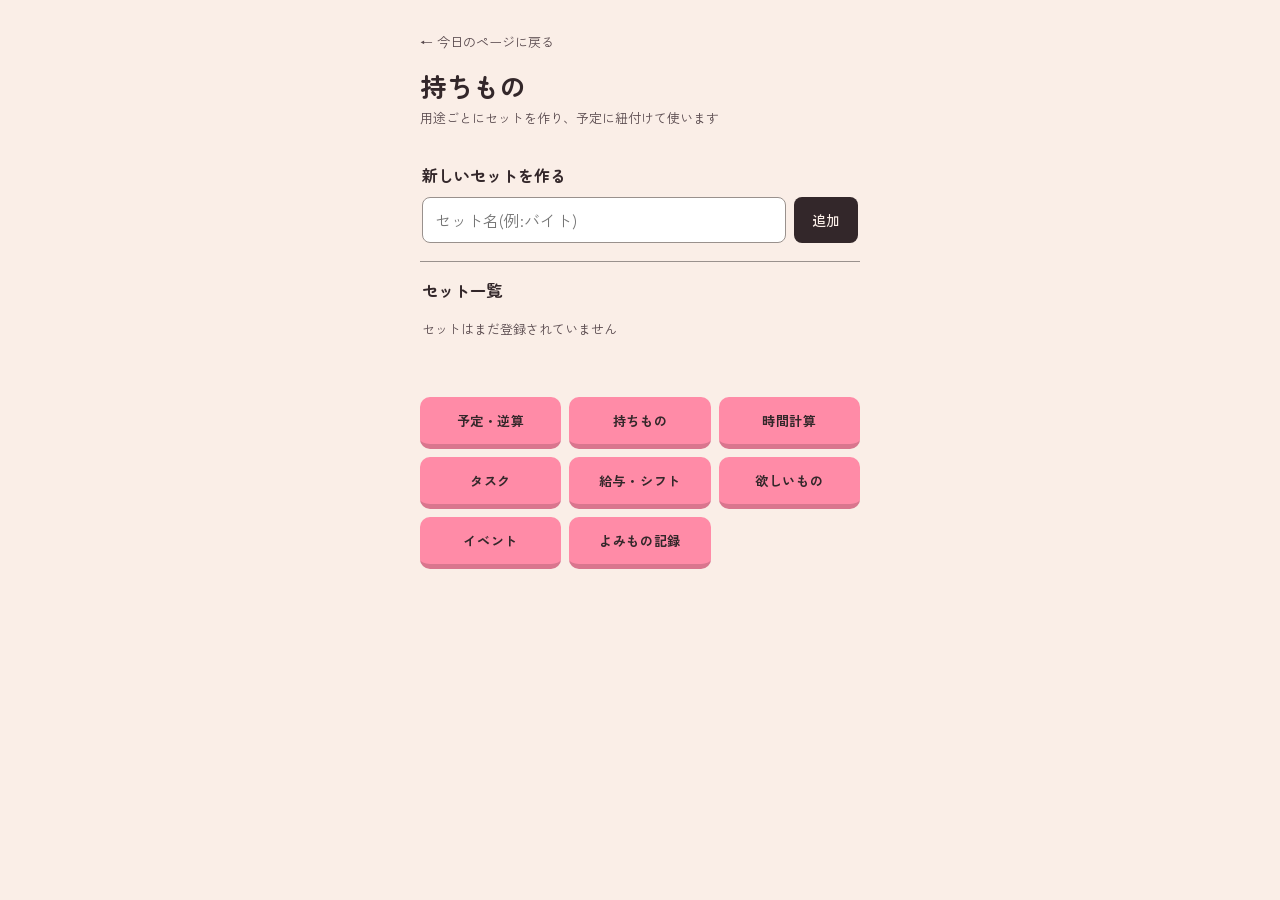
<file: belongings.html>
<!doctype html>
<html lang="ja">
<head>
  <meta charset="UTF-8" />
  <meta name="viewport" content="width=device-width, initial-scale=1, maximum-scale=1, user-scalable=no, viewport-fit=cover" />
  <title>持ちもの</title>
  <link rel="stylesheet" href="./style.css" />
  <link rel="manifest" href="./manifest.json" />
  <link rel="apple-touch-icon" href="./icons/icon-192.png" />
  <link rel="icon" type="image/png" sizes="192x192" href="./icons/icon-192.png" />
  <meta name="theme-color" content="#faf8f3" />
</head>
<body>
  <div class="lm-page">
    <a class="lm-back-link" href="./index.html">← 今日のページに戻る</a>
    <h1 class="lm-date-header">持ちもの</h1>
    <p class="lm-sub-header">用途ごとにセットを作り、予定に紐付けて使います</p>

    <section class="lm-section" style="border-top:none;">
      <div class="lm-section-title">新しいセットを作る</div>
      <form id="set-form" style="display:flex; gap:8px;">
        <input id="f-set-name" placeholder="セット名(例:バイト)" style="flex:1; min-width:0; font-family:var(--font-body); font-size:16px; padding:10px 12px; border:1px solid var(--paper-line); border-radius:8px;" required />
        <button type="submit" class="lm-btn">追加</button>
      </form>
    </section>

    <section class="lm-section">
      <div class="lm-section-title">セット一覧</div>
      <div id="set-list"></div>
    </section>

    <div id="nav-container"></div>
  </div>

  <script src="./app.js"></script>
  <script src="./belongings.js"></script>
</body>
</html>
</file>
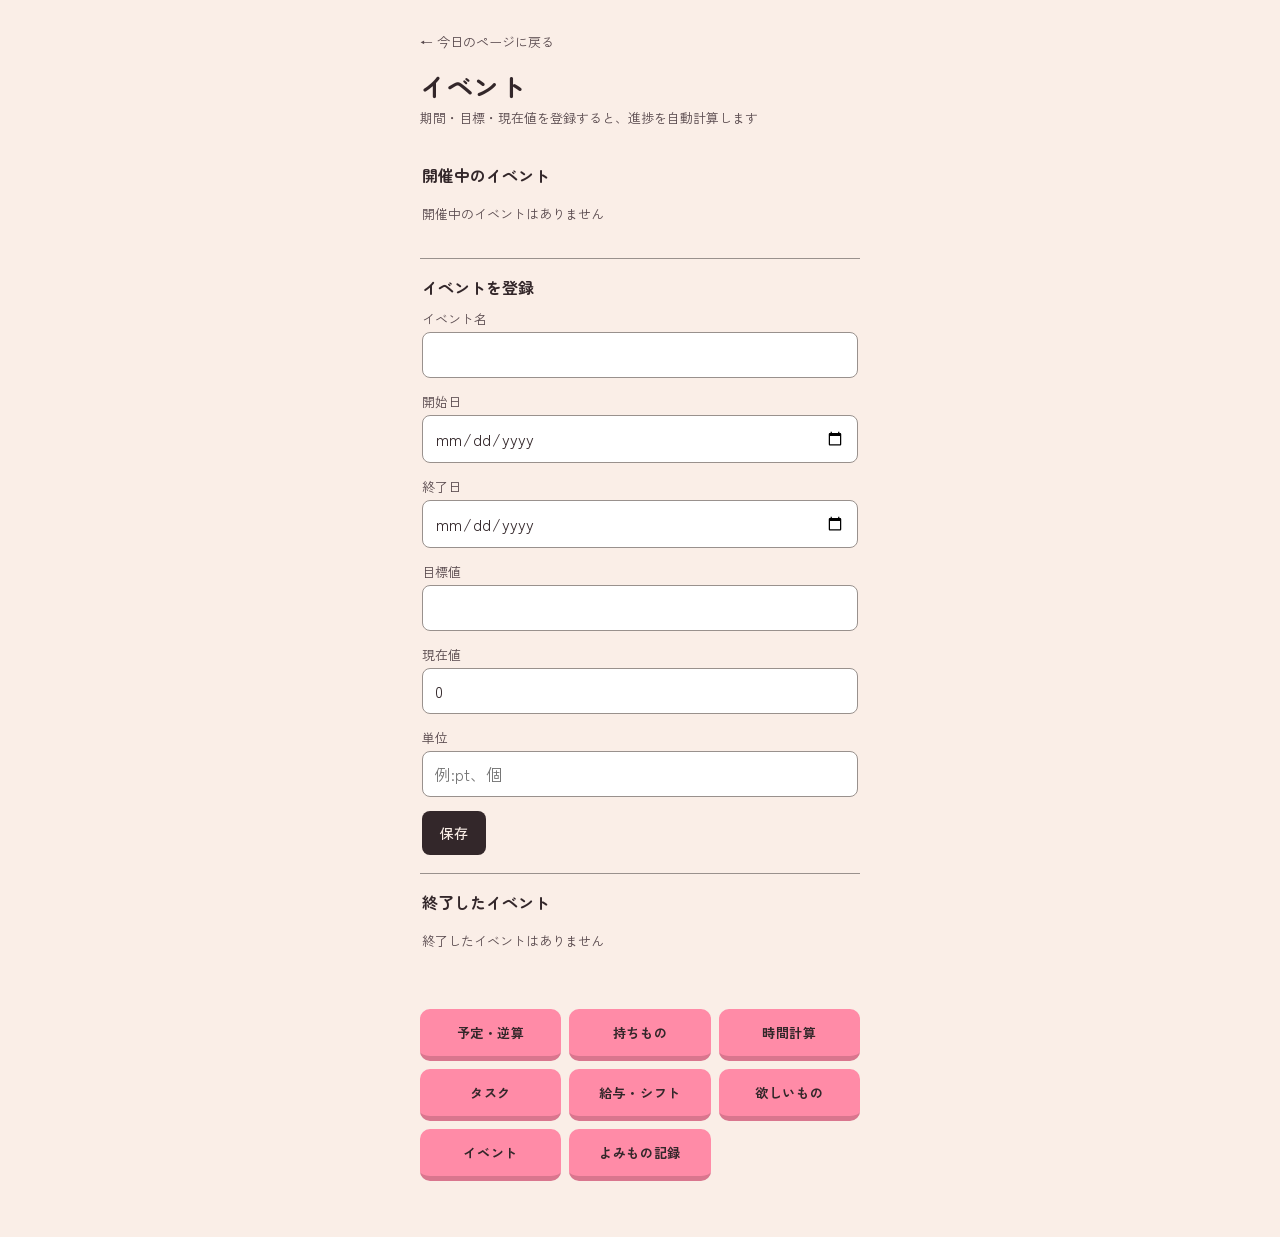
<file: event.html>
<!doctype html>
<html lang="ja">
<head>
  <meta charset="UTF-8" />
  <meta name="viewport" content="width=device-width, initial-scale=1, maximum-scale=1, user-scalable=no, viewport-fit=cover" />
  <title>イベント</title>
  <link rel="stylesheet" href="./style.css" />
  <link rel="manifest" href="./manifest.json" />
  <link rel="apple-touch-icon" href="./icons/icon-192.png" />
  <link rel="icon" type="image/png" sizes="192x192" href="./icons/icon-192.png" />
  <meta name="theme-color" content="#faf8f3" />
</head>
<body>
  <div class="lm-page">
    <a class="lm-back-link" href="./index.html">← 今日のページに戻る</a>
    <h1 class="lm-date-header">イベント</h1>
    <p class="lm-sub-header">期間・目標・現在値を登録すると、進捗を自動計算します</p>

    <section class="lm-section" style="border-top:none;">
      <div class="lm-section-title">開催中のイベント</div>
      <div id="ongoing-list"></div>
    </section>

    <section class="lm-section">
      <div class="lm-section-title" id="form-title">イベントを登録</div>
      <form id="event-form">
        <div class="lm-field">
          <label for="f-name">イベント名</label>
          <input id="f-name" required />
        </div>
        <div class="lm-field">
          <label for="f-start">開始日</label>
          <input id="f-start" type="date" required />
        </div>
        <div class="lm-field">
          <label for="f-end">終了日</label>
          <input id="f-end" type="date" required />
        </div>
        <div class="lm-field">
          <label for="f-target">目標値</label>
          <input id="f-target" type="number" inputmode="numeric" pattern="[0-9]*" min="0" required />
        </div>
        <div class="lm-field">
          <label for="f-current">現在値</label>
          <input id="f-current" type="number" inputmode="numeric" pattern="[0-9]*" min="0" value="0" />
        </div>
        <div class="lm-field">
          <label for="f-unit">単位</label>
          <input id="f-unit" placeholder="例:pt、個" />
        </div>
        <div style="display:flex; gap:8px;">
          <button type="submit" class="lm-btn">保存</button>
          <button type="button" id="cancel-edit" class="lm-btn secondary" style="display:none;">キャンセル</button>
        </div>
      </form>
    </section>

    <section class="lm-section">
      <div class="lm-section-title">終了したイベント</div>
      <div id="ended-list"></div>
    </section>

    <div id="nav-container"></div>
  </div>

  <script src="./app.js"></script>
  <script src="./event.js"></script>
</body>
</html>
</file>
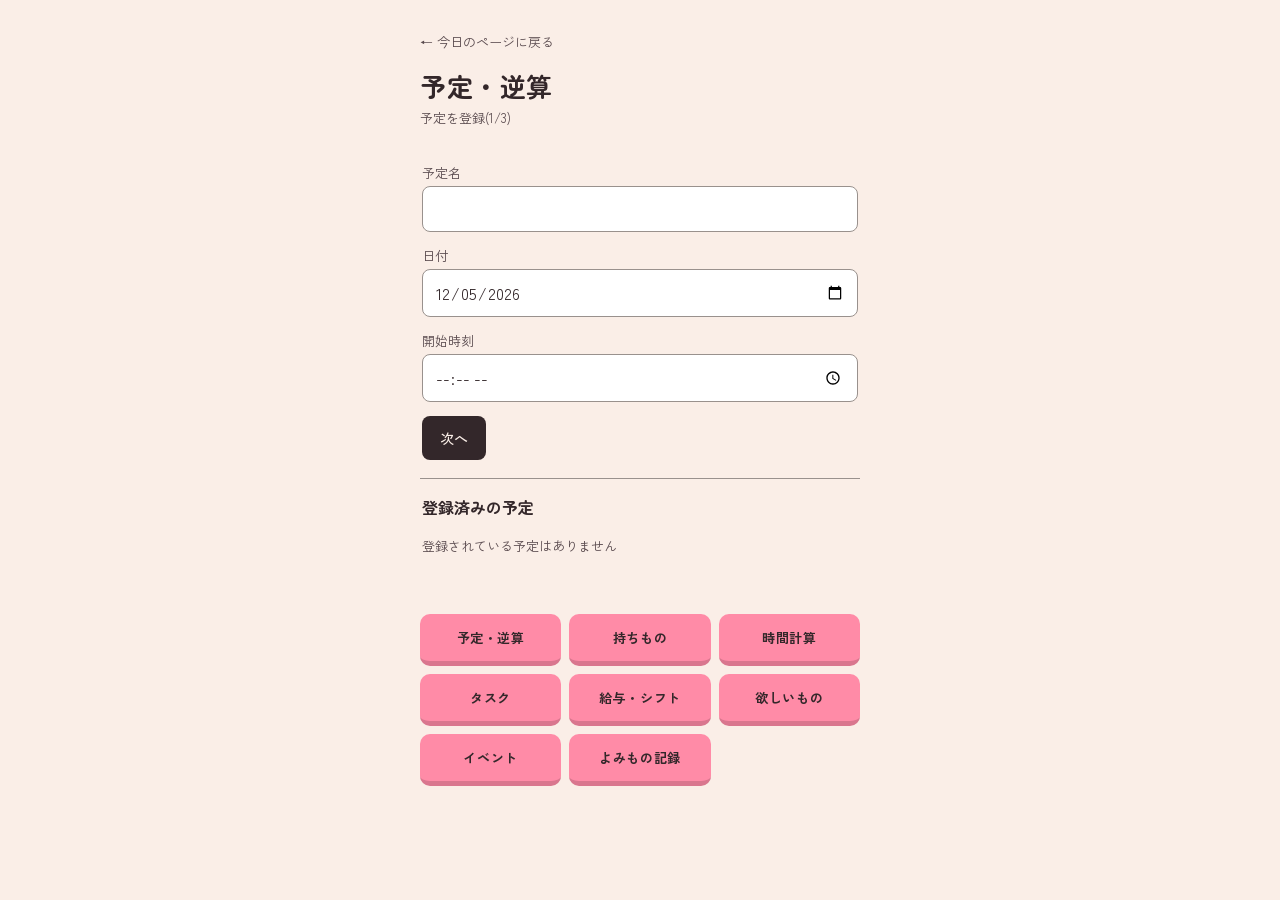
<file: schedule.html>
<!doctype html>
<html lang="ja">
<head>
  <meta charset="UTF-8" />
  <meta name="viewport" content="width=device-width, initial-scale=1, maximum-scale=1, user-scalable=no, viewport-fit=cover" />
  <title>予定・逆算</title>
  <link rel="stylesheet" href="./style.css" />
  <link rel="manifest" href="./manifest.json" />
  <link rel="apple-touch-icon" href="./icons/icon-192.png" />
  <link rel="icon" type="image/png" sizes="192x192" href="./icons/icon-192.png" />
  <meta name="theme-color" content="#faf8f3" />
</head>
<body>
  <div class="lm-page">
    <a class="lm-back-link" href="./index.html">← 今日のページに戻る</a>
    <h1 class="lm-date-header">予定・逆算</h1>
    <p class="lm-sub-header" id="form-title">予定を登録(<span id="step-indicator">1</span>/3)</p>
    <button type="button" id="cancel-edit" class="lm-btn secondary" style="display:none; margin-bottom:12px;">編集をキャンセル</button>

    <section class="lm-section" style="border-top:none;">
      <form id="schedule-form">
        <!-- 1段階目 -->
        <div class="lm-step" data-step="1">
          <div class="lm-field">
            <label for="f-name">予定名</label>
            <input id="f-name" required />
          </div>
          <div class="lm-field">
            <label for="f-date">日付</label>
            <input id="f-date" type="date" required />
          </div>
          <div class="lm-field">
            <label for="f-start">開始時刻</label>
            <input id="f-start" type="time" required />
          </div>
          <div style="display:flex; gap:8px;">
            <button type="button" class="lm-btn" data-next="2">次へ</button>
          </div>
        </div>

        <!-- 2段階目 -->
        <div class="lm-step" data-step="2" style="display:none;">
          <div class="lm-field">
            <label for="f-place">場所</label>
            <input id="f-place" />
          </div>
          <div class="lm-field">
            <label for="f-travel">移動時間(分)</label>
            <input id="f-travel" type="number" inputmode="numeric" pattern="[0-9]*" min="0" value="0" />
          </div>
          <div class="lm-field">
            <label for="f-prep">準備時間(分)</label>
            <input id="f-prep" type="number" inputmode="numeric" pattern="[0-9]*" min="0" value="0" />
          </div>
          <div class="lm-field">
            <label for="f-arrive">何分前に到着したいか</label>
            <input id="f-arrive" type="number" inputmode="numeric" pattern="[0-9]*" min="0" value="0" />
          </div>
          <div id="calc-preview" class="lm-empty"></div>
          <div style="display:flex; gap:8px; margin-top:12px; flex-wrap:wrap;">
            <button type="button" class="lm-btn secondary" data-back="1">戻る</button>
            <button type="button" class="lm-btn secondary" data-skip-save="1">スキップして保存</button>
            <button type="button" class="lm-btn" data-next="3">次へ</button>
          </div>
        </div>

        <!-- 3段階目(任意) -->
        <div class="lm-step" data-step="3" style="display:none;">
          <div class="lm-field">
            <label>持ちものセット(任意・複数選択可)</label>
            <div id="f-belonging-list" class="lm-check-list"></div>
          </div>
          <div class="lm-field">
            <label for="f-memo">メモ(任意)</label>
            <textarea id="f-memo" rows="2"></textarea>
          </div>
          <div style="display:flex; gap:8px;">
            <button type="button" class="lm-btn secondary" data-back="2">戻る</button>
            <button type="submit" class="lm-btn">保存</button>
          </div>
        </div>
      </form>
    </section>

    <section class="lm-section">
      <div class="lm-section-title">登録済みの予定</div>
      <div id="schedule-list"></div>
    </section>

    <div id="nav-container"></div>
  </div>

  <script src="./app.js"></script>
  <script src="./schedule.js"></script>
</body>
</html>
</file>
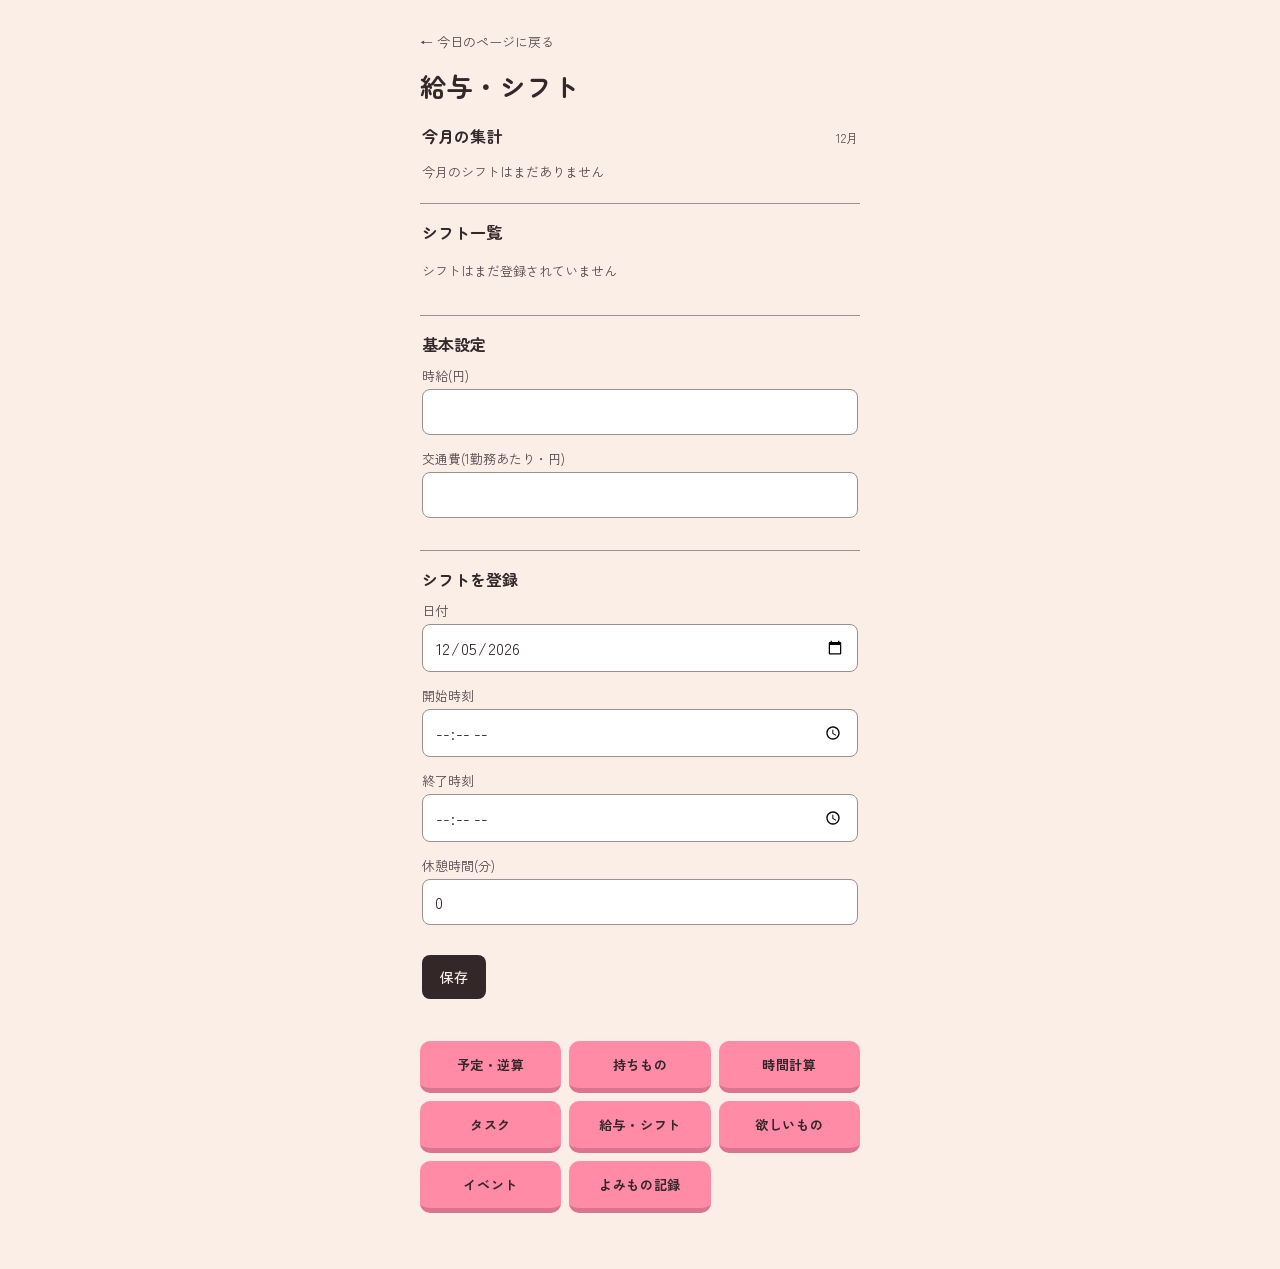
<file: shift.html>
<!doctype html>
<html lang="ja">
<head>
  <meta charset="UTF-8" />
  <meta name="viewport" content="width=device-width, initial-scale=1, maximum-scale=1, user-scalable=no, viewport-fit=cover" />
  <title>給与・シフト</title>
  <link rel="stylesheet" href="./style.css" />
  <link rel="manifest" href="./manifest.json" />
  <link rel="apple-touch-icon" href="./icons/icon-192.png" />
  <link rel="icon" type="image/png" sizes="192x192" href="./icons/icon-192.png" />
  <meta name="theme-color" content="#faf8f3" />
</head>
<body>
  <div class="lm-page">
    <a class="lm-back-link" href="./index.html">← 今日のページに戻る</a>
    <h1 class="lm-date-header">給与・シフト</h1>

    <section class="lm-section" style="border-top:none;">
      <div class="lm-section-title">
        今月の集計
        <span class="lm-count" id="month-label"></span>
      </div>
      <div id="month-summary" class="lm-shift-box"></div>
    </section>

    <section class="lm-section">
      <div class="lm-section-title">シフト一覧</div>
      <div id="shift-list"></div>
    </section>

    <section class="lm-section">
      <div class="lm-section-title">基本設定</div>
      <div class="lm-field">
        <label for="f-wage">時給(円)</label>
        <input id="f-wage" type="number" inputmode="numeric" pattern="[0-9]*" min="0" />
      </div>
      <div class="lm-field">
        <label for="f-transport">交通費(1勤務あたり・円)</label>
        <input id="f-transport" type="number" inputmode="numeric" pattern="[0-9]*" min="0" />
      </div>
    </section>

    <section class="lm-section">
      <div class="lm-section-title">シフトを登録</div>
      <form id="shift-form">
        <div class="lm-field">
          <label for="f-date">日付</label>
          <input id="f-date" type="date" required />
        </div>
        <div class="lm-field">
          <label for="f-start">開始時刻</label>
          <input id="f-start" type="time" required />
        </div>
        <div class="lm-field">
          <label for="f-end">終了時刻</label>
          <input id="f-end" type="time" required />
        </div>
        <div class="lm-field">
          <label for="f-break">休憩時間(分)</label>
          <input id="f-break" type="number" inputmode="numeric" pattern="[0-9]*" min="0" value="0" />
        </div>
        <div id="calc-preview" class="lm-empty"></div>
        <button type="submit" class="lm-btn" style="margin-top:8px;">保存</button>
      </form>
    </section>

    <div id="nav-container"></div>
  </div>

  <script src="./app.js"></script>
  <script src="./shift.js"></script>
</body>
</html>
</file>
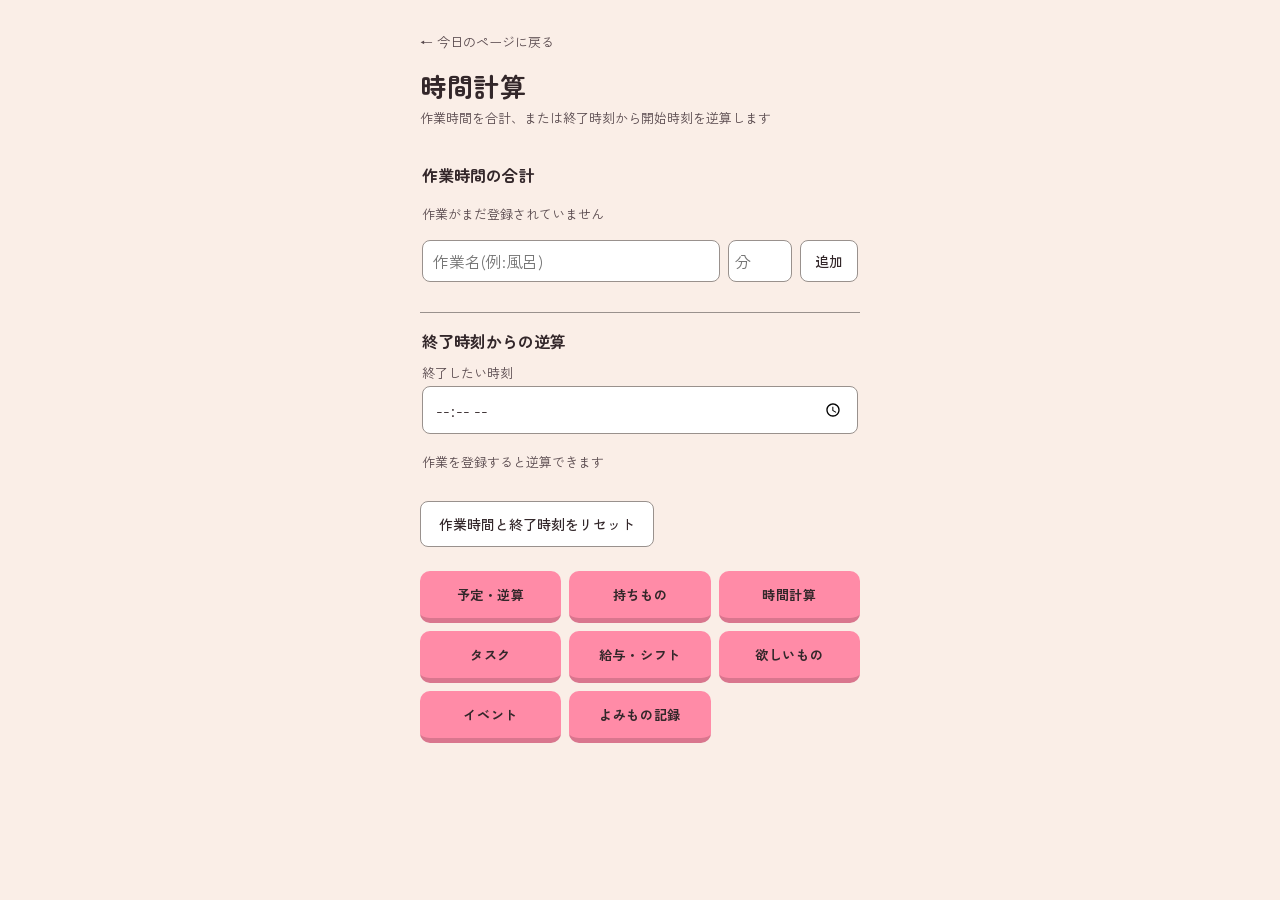
<file: time-calc.html>
<!doctype html>
<html lang="ja">
<head>
  <meta charset="UTF-8" />
  <meta name="viewport" content="width=device-width, initial-scale=1, maximum-scale=1, user-scalable=no, viewport-fit=cover" />
  <title>時間計算</title>
  <link rel="stylesheet" href="./style.css" />
  <link rel="manifest" href="./manifest.json" />
  <link rel="apple-touch-icon" href="./icons/icon-192.png" />
  <link rel="icon" type="image/png" sizes="192x192" href="./icons/icon-192.png" />
  <meta name="theme-color" content="#faf8f3" />
</head>
<body>
  <div class="lm-page">
    <a class="lm-back-link" href="./index.html">← 今日のページに戻る</a>
    <h1 class="lm-date-header">時間計算</h1>
    <p class="lm-sub-header">作業時間を合計、または終了時刻から開始時刻を逆算します</p>

    <section class="lm-section" style="border-top:none;">
      <div class="lm-section-title">作業時間の合計</div>
      <div id="work-list"></div>
      <form id="work-form" style="display:flex; gap:8px; margin-top:10px;">
        <input id="f-work-name" placeholder="作業名(例:風呂)" style="flex:1; min-width:0; font-family:var(--font-body); font-size:16px; padding:8px 10px; border:1px solid var(--paper-line); border-radius:8px;" required />
        <input id="f-work-min" type="number" inputmode="numeric" pattern="[0-9]*" min="0" placeholder="分" style="width:64px; flex:none; font-family:var(--font-body); font-size:16px; padding:8px 6px; border:1px solid var(--paper-line); border-radius:8px;" required />
        <button type="submit" class="lm-btn secondary" style="padding:8px 14px;">追加</button>
      </form>
      <div id="work-total" style="margin-top:12px; font-size:16px; font-weight:700;"></div>
    </section>

    <section class="lm-section">
      <div class="lm-section-title">終了時刻からの逆算</div>
      <div class="lm-field">
        <label for="f-end-time">終了したい時刻</label>
        <input id="f-end-time" type="time" />
      </div>
      <div id="reverse-result" class="lm-empty"></div>
    </section>

    <div style="margin-top:8px;">
      <button type="button" id="reset-all-btn" class="lm-btn secondary">作業時間と終了時刻をリセット</button>
    </div>

    <div id="nav-container"></div>
  </div>

  <script src="./app.js"></script>
  <script src="./time-calc.js"></script>
</body>
</html>
</file>
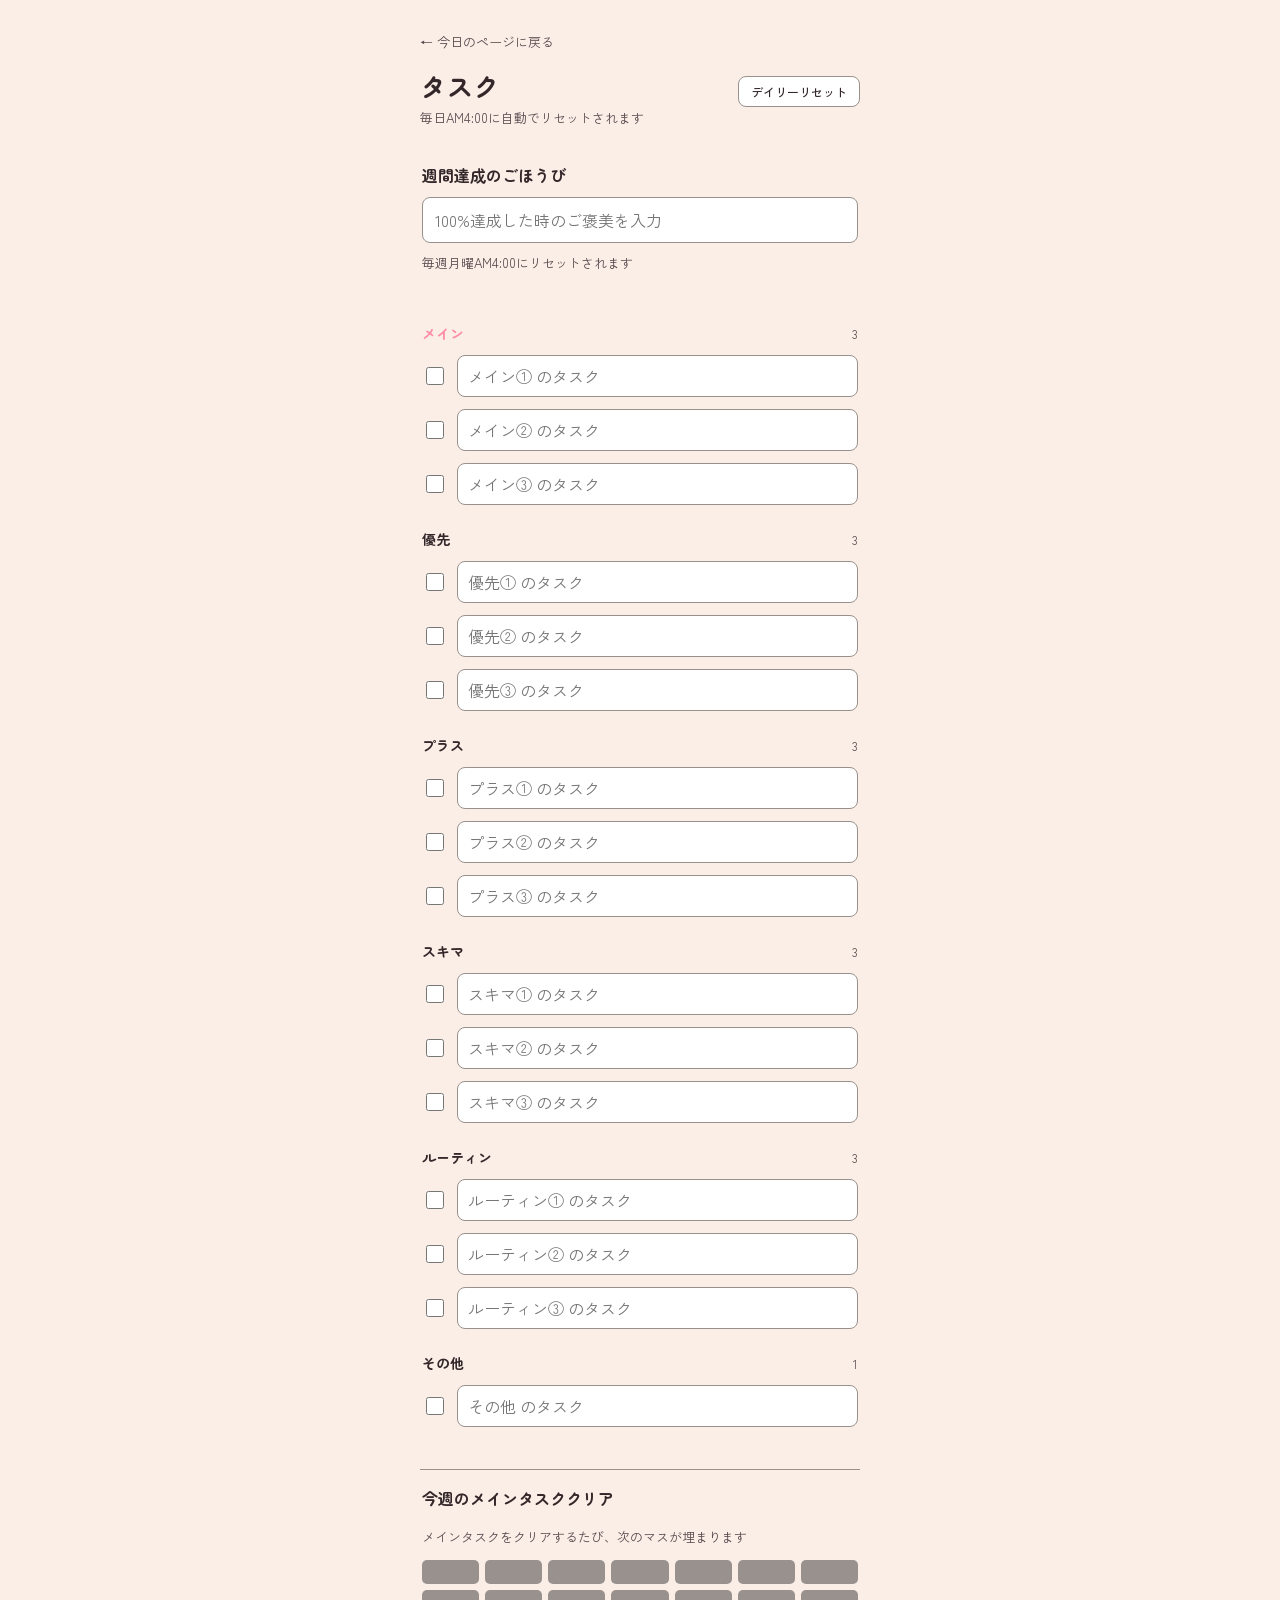
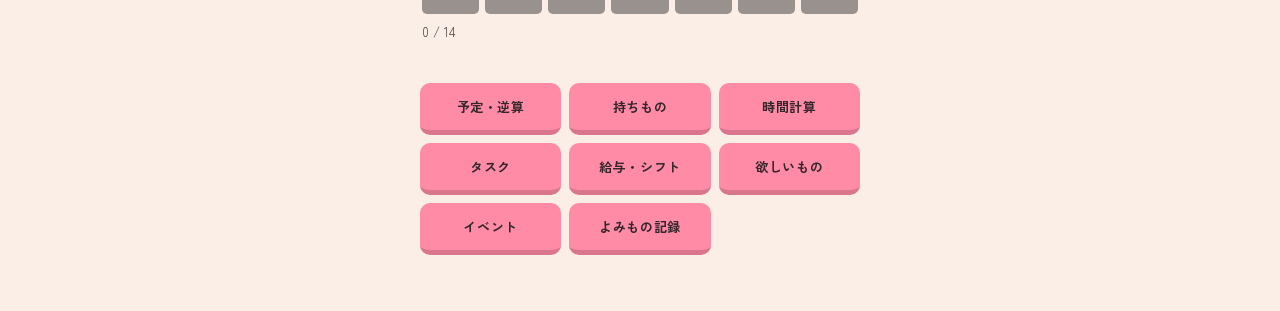
<file: todo.html>
<!doctype html>
<html lang="ja">
<head>
  <meta charset="UTF-8" />
  <meta name="viewport" content="width=device-width, initial-scale=1, maximum-scale=1, user-scalable=no, viewport-fit=cover" />
  <title>タスク</title>
  <link rel="stylesheet" href="./style.css" />
  <link rel="manifest" href="./manifest.json" />
  <link rel="apple-touch-icon" href="./icons/icon-192.png" />
  <link rel="icon" type="image/png" sizes="192x192" href="./icons/icon-192.png" />
  <meta name="theme-color" content="#faf8f3" />
</head>
<body>
  <div class="lm-page">
    <a class="lm-back-link" href="./index.html">← 今日のページに戻る</a>
    <div style="display:flex; justify-content:space-between; align-items:baseline; gap:8px;">
      <h1 class="lm-date-header">タスク</h1>
      <button type="button" id="daily-reset-btn" class="lm-btn secondary" style="font-size:12px; padding:6px 12px; white-space:nowrap;">デイリーリセット</button>
    </div>
    <p class="lm-sub-header">毎日AM4:00に自動でリセットされます</p>

    <section class="lm-section" style="border-top:none;">
      <div class="lm-section-title">週間達成のごほうび</div>
      <input id="f-reward" placeholder="100%達成した時のご褒美を入力" style="width:100%; font-family:var(--font-body); font-size:16px; padding:10px 12px; border:1px solid var(--paper-line); border-radius:8px; background:#fff; color:var(--text);" />
      <p class="lm-empty" style="margin-top:6px;">毎週月曜AM4:00にリセットされます</p>
    </section>

    <section class="lm-section" style="border-top:none;">
      <div id="todo-groups"></div>
    </section>

    <section class="lm-section">
      <div class="lm-section-title">今週のメインタスククリア</div>
      <p class="lm-empty" style="margin-bottom:10px;">メインタスクをクリアするたび、次のマスが埋まります</p>
      <div id="weekly-grid" class="lm-week-grid"></div>
      <div id="weekly-count" style="margin-top:8px; font-size:13px; color:var(--text-soft);"></div>
      <div id="reward-box" style="display:none; margin-top:10px; padding:10px 12px; background:var(--accent-soft); border-radius:8px; font-size:13px;">
        <div style="font-weight:500;">今週のメインタスクを14回クリアしました</div>
        <div style="color:var(--text-soft); margin-top:2px;">ご褒美を受け取れます</div>
      </div>
    </section>

    <div id="nav-container"></div>
  </div>

  <script src="./app.js"></script>
  <script src="./todo.js"></script>
</body>
</html>
</file>
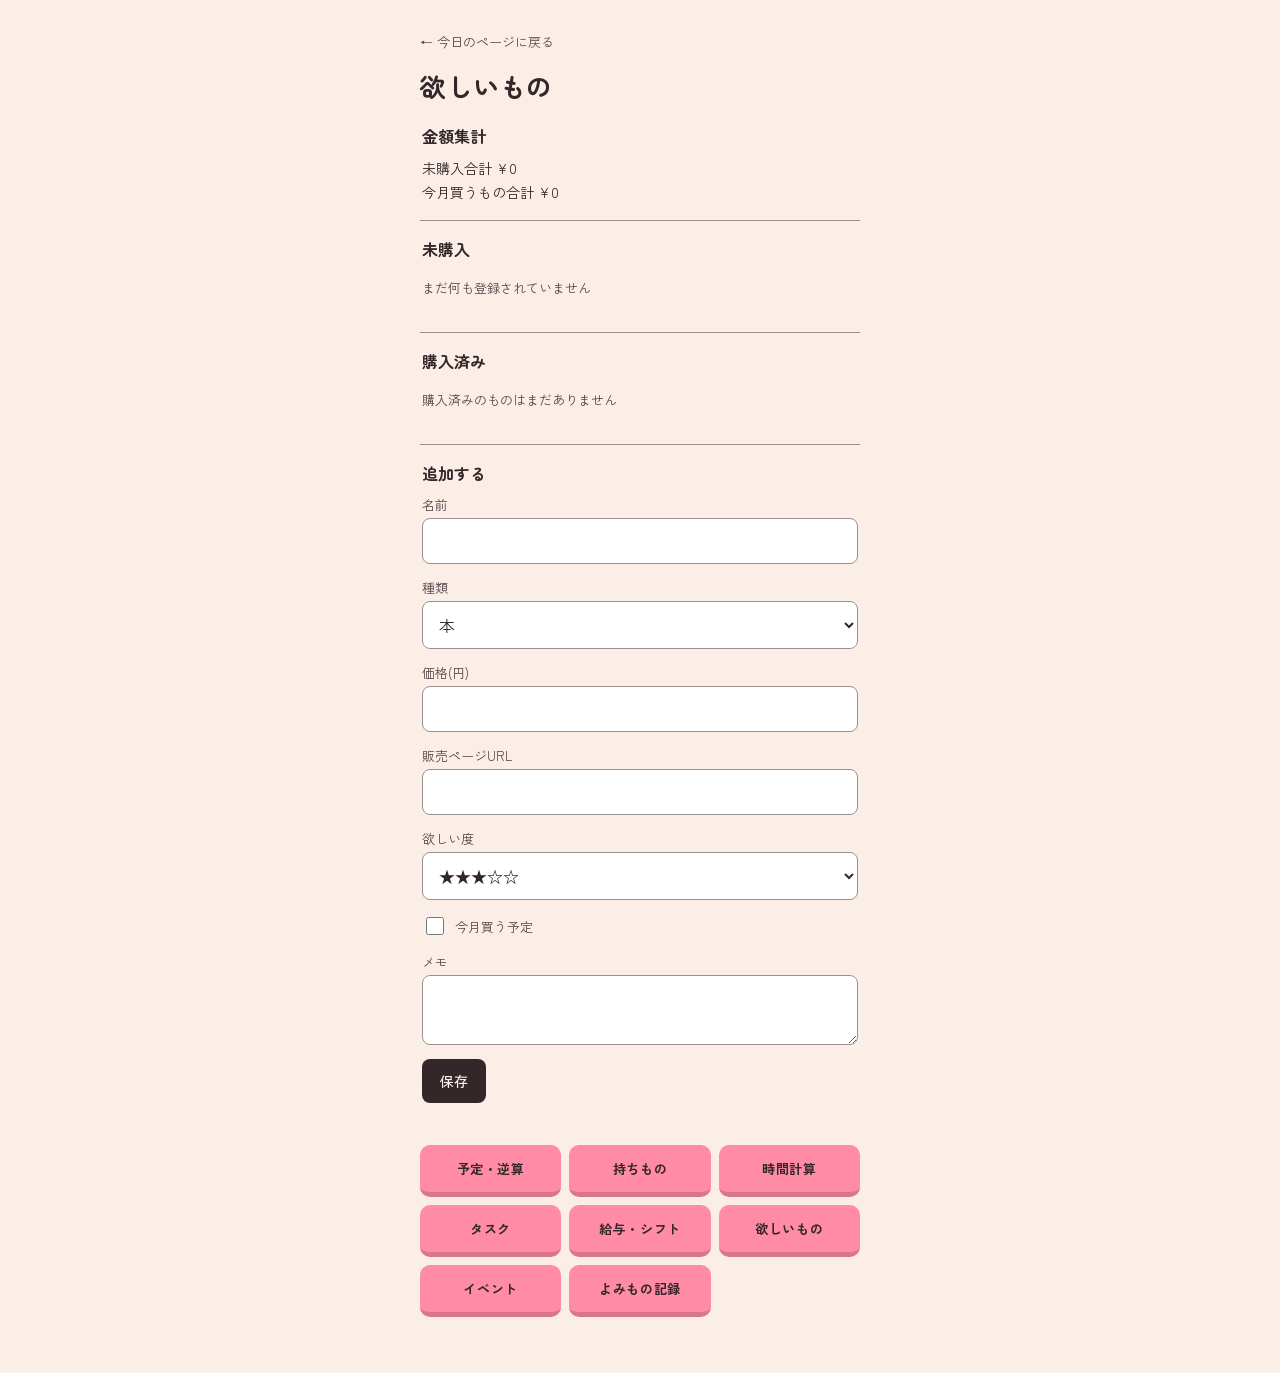
<file: wishlist.html>
<!doctype html>
<html lang="ja">
<head>
  <meta charset="UTF-8" />
  <meta name="viewport" content="width=device-width, initial-scale=1, maximum-scale=1, user-scalable=no, viewport-fit=cover" />
  <title>欲しいもの</title>
  <link rel="stylesheet" href="./style.css" />
  <link rel="manifest" href="./manifest.json" />
  <link rel="apple-touch-icon" href="./icons/icon-192.png" />
  <link rel="icon" type="image/png" sizes="192x192" href="./icons/icon-192.png" />
  <meta name="theme-color" content="#faf8f3" />
</head>
<body>
  <div class="lm-page">
    <a class="lm-back-link" href="./index.html">← 今日のページに戻る</a>
    <h1 class="lm-date-header">欲しいもの</h1>

    <section class="lm-section" style="border-top:none;">
      <div class="lm-section-title">金額集計</div>
      <div id="totals" class="lm-shift-box"></div>
    </section>

    <section class="lm-section">
      <div class="lm-section-title">未購入</div>
      <div id="unpurchased-list"></div>
    </section>

    <section class="lm-section">
      <div class="lm-section-title">購入済み</div>
      <div id="purchased-list"></div>
    </section>

    <section class="lm-section">
      <div class="lm-section-title" id="form-title">追加する</div>
      <form id="item-form">
        <div class="lm-field">
          <label for="f-name">名前</label>
          <input id="f-name" required />
        </div>
        <div class="lm-field">
          <label for="f-category">種類</label>
          <select id="f-category">
            <option value="本">本</option>
            <option value="ゲーム">ゲーム</option>
            <option value="グッズ">グッズ</option>
            <option value="その他">その他</option>
          </select>
        </div>
        <div class="lm-field">
          <label for="f-price">価格(円)</label>
          <input id="f-price" type="number" inputmode="numeric" pattern="[0-9]*" min="0" />
        </div>
        <div class="lm-field">
          <label for="f-url">販売ページURL</label>
          <input id="f-url" type="url" />
        </div>
        <div class="lm-field">
          <label for="f-desire">欲しい度</label>
          <select id="f-desire">
            <option value="1">★☆☆☆☆</option>
            <option value="2">★★☆☆☆</option>
            <option value="3" selected>★★★☆☆</option>
            <option value="4">★★★★☆</option>
            <option value="5">★★★★★</option>
          </select>
        </div>
        <div class="lm-field" style="flex-direction:row; align-items:center; gap:8px;">
          <input id="f-plan" type="checkbox" style="width:18px; height:18px;" />
          <label for="f-plan" style="margin:0;">今月買う予定</label>
        </div>
        <div class="lm-field">
          <label for="f-memo">メモ</label>
          <textarea id="f-memo" rows="2"></textarea>
        </div>
        <div style="display:flex; gap:8px;">
          <button type="submit" class="lm-btn">保存</button>
          <button type="button" id="cancel-edit" class="lm-btn secondary" style="display:none;">キャンセル</button>
        </div>
      </form>
    </section>

    <div id="nav-container"></div>
  </div>

  <script src="./app.js"></script>
  <script src="./wishlist.js"></script>
</body>
</html>
</file>
<file: style.css>
@import url('https://fonts.googleapis.com/css2?family=Zen+Maru+Gothic:wght@700&family=Zen+Kaku+Gothic+New:wght@400;500;700&display=swap');

:root {
  --paper: #faeee7;
  --paper-line: #99918d;
  --text: #33272a;
  --text-soft: #594a4e;
  --accent: #ff8ba7;
  --accent-soft: #ffc6c7;
  --teal: #ff8ba7;
  --teal-soft: #ffc6c7;
  --red: #a85c4a;
  --radius: 10px;
  --font-display: 'Zen Maru Gothic', sans-serif;
  --font-body: 'Zen Kaku Gothic New', sans-serif;
}

* {
  box-sizing: border-box;
}

html,
body {
  margin: 0;
  padding: 0;
  background: var(--paper);
  color: var(--text);
  font-family: var(--font-body);
  -webkit-font-smoothing: antialiased;
}

body {
  min-height: 100vh;
  display: flex;
  justify-content: center;
  padding: 0 0 40px;
}

.lm-page {
  width: 100%;
  max-width: 480px;
  padding: 28px 20px 16px;
}

/* ---------- 日付ヘッダー ---------- */
.lm-date-header {
  font-family: var(--font-display);
  font-weight: 700;
  font-size: 26px;
  letter-spacing: 0.02em;
  margin: 0 0 4px;
}

.lm-sub-header {
  color: var(--text-soft);
  font-size: 13px;
  margin: 0 0 20px;
}

/* ---------- セクション(手帳の罫線区切り) ---------- */
.lm-section {
  border-top: 1px solid var(--paper-line);
  padding: 16px 2px 18px;
}

.lm-section:first-of-type {
  border-top: 1px solid var(--paper-line);
}

.lm-section-title {
  display: flex;
  align-items: baseline;
  justify-content: space-between;
  font-family: var(--font-display);
  font-weight: 700;
  font-size: 16px;
  margin: 0 0 10px;
}

.lm-section-title .lm-count {
  font-family: var(--font-body);
  font-size: 12px;
  color: var(--text-soft);
  font-weight: 400;
}

.lm-empty {
  color: var(--text-soft);
  font-size: 13px;
  padding: 4px 0;
}

/* ---------- 予定リスト ---------- */
.lm-schedule-item {
  display: flex;
  gap: 12px;
  padding: 6px 0;
  cursor: pointer;
  border-radius: 6px;
  text-decoration: none;
  color: var(--text);
}

.lm-schedule-item:hover {
  background: var(--accent-soft);
}

.lm-schedule-time {
  font-variant-numeric: tabular-nums;
  color: var(--accent);
  font-weight: 500;
  min-width: 52px;
}

.lm-schedule-departure {
  font-size: 12px;
  color: var(--text-soft);
  margin-top: 2px;
}

.lm-schedule-departure strong {
  color: var(--accent);
  font-weight: 500;
}

/* ---------- チェックリスト(持ちもの/タスク) ---------- */
.lm-check-list {
  list-style: none;
  margin: 0;
  padding: 0;
  display: flex;
  flex-direction: column;
  gap: 2px;
}

.lm-check-item {
  display: flex;
  align-items: center;
  gap: 10px;
  padding: 6px 4px;
  border-radius: 6px;
}

.lm-check-item input[type='checkbox'] {
  width: 18px;
  height: 18px;
  accent-color: var(--teal);
  flex-shrink: 0;
}

.lm-check-item.done span {
  color: var(--text-soft);
  text-decoration: line-through;
  text-decoration-color: var(--paper-line);
}

/* ---------- 勤務 ---------- */
.lm-shift-box {
  display: flex;
  flex-direction: column;
  gap: 4px;
  font-size: 14px;
}

.lm-shift-pay {
  font-size: 20px;
  font-weight: 700;
  color: var(--accent);
  margin-top: 4px;
}

/* ---------- イベント進捗 ---------- */
.lm-event {
  margin-bottom: 14px;
}

.lm-event:last-child {
  margin-bottom: 0;
}

.lm-event-top {
  display: flex;
  justify-content: space-between;
  font-size: 14px;
  margin-bottom: 6px;
}

.lm-event-remain {
  color: var(--text-soft);
  font-size: 12px;
}

.lm-progress-track {
  height: 8px;
  border-radius: 4px;
  background: var(--teal-soft);
  overflow: hidden;
}

.lm-progress-fill {
  height: 100%;
  background: var(--teal);
  border-radius: 4px;
}

/* ---------- 下部ナビゲーション ---------- */
.lm-nav {
  display: grid;
  grid-template-columns: repeat(3, 1fr);
  gap: 8px;
  margin-top: 24px;
}

.lm-nav-btn {
  display: block;
  text-align: center;
  padding: 14px 6px;
  background: var(--accent);
  border: none;
  border-bottom: 5px solid #d9768e;
  border-radius: var(--radius);
  color: var(--text);
  text-decoration: none;
  font-size: 13px;
  font-weight: 700;
  letter-spacing: 0.05em;
  cursor: pointer;
  user-select: none;
  transition: all 0.08s ease;
}

.lm-nav-btn:active,
.lm-nav-btn.lm-pressed {
  margin-top: 3px;
  border-bottom: 2px solid #d9768e;
  background: var(--accent-soft);
}

/* ---------- フォーム共通(今後のページ用) ---------- */
.lm-field {
  display: flex;
  flex-direction: column;
  gap: 4px;
  margin-bottom: 14px;
}

.lm-field label {
  font-size: 13px;
  color: var(--text-soft);
}

.lm-field input,
.lm-field select,
.lm-field textarea {
  font-family: var(--font-body);
  font-size: 16px;
  padding: 10px 12px;
  border: 1px solid var(--paper-line);
  border-radius: 8px;
  background: #fff;
  color: var(--text);
}

.lm-field input:focus,
.lm-field select:focus,
.lm-field textarea:focus {
  outline: 2px solid var(--accent);
  outline-offset: 1px;
}

.lm-btn {
  display: inline-block;
  padding: 12px 18px;
  border-radius: 8px;
  border: none;
  background: var(--text);
  color: var(--paper);
  font-family: var(--font-body);
  font-size: 14px;
  font-weight: 500;
  cursor: pointer;
}

.lm-btn.secondary {
  background: #fff;
  color: var(--text);
  border: 1px solid var(--paper-line);
}

.lm-back-link {
  display: inline-block;
  margin-bottom: 16px;
  color: var(--text-soft);
  font-size: 13px;
  text-decoration: none;
}

@media (prefers-reduced-motion: reduce) {
  * {
    transition: none !important;
  }
}

/* ---------- モーダル(レイヤー表示) ---------- */
.lm-modal-overlay {
  position: fixed;
  inset: 0;
  background: rgba(0, 0, 0, 0.4);
  display: flex;
  align-items: flex-end;
  justify-content: center;
  z-index: 1000;
}

.lm-modal {
  background: var(--paper);
  width: 100%;
  max-width: 480px;
  max-height: 80vh;
  overflow-y: auto;
  border-radius: 16px 16px 0 0;
  padding: 16px 20px 28px;
}

.lm-modal-header {
  display: flex;
  justify-content: space-between;
  align-items: center;
  margin-bottom: 12px;
  font-family: var(--font-display);
  font-size: 16px;
}

.lm-modal-close {
  background: none;
  border: none;
  font-size: 18px;
  line-height: 1;
  cursor: pointer;
  color: var(--text-soft);
  padding: 4px;
}

/* ---------- トースト通知 ---------- */
.lm-toast {
  position: fixed;
  bottom: 20px;
  right: 20px;
  background: var(--text);
  color: var(--paper);
  padding: 10px 16px;
  border-radius: 8px;
  font-size: 13px;
  opacity: 0;
  transform: translateY(8px);
  transition: opacity 0.3s ease, transform 0.3s ease;
  z-index: 1100;
  max-width: 80vw;
}

.lm-toast.show {
  opacity: 1;
  transform: translateY(0);
}

.lm-toast.error {
  background: var(--red);
}

/* ---------- ページャー(◀ 1/5 ▶) ---------- */
.lm-pager {
  display: flex;
  align-items: center;
  justify-content: center;
  gap: 16px;
  margin-top: 10px;
  font-size: 13px;
  color: var(--text-soft);
}

.lm-pager button {
  background: none;
  border: none;
  font-size: 16px;
  cursor: pointer;
  color: var(--text);
  padding: 4px 10px;
}

.lm-pager button:disabled {
  opacity: 0.3;
  cursor: default;
}

.lm-list-all-btn {
  display: block;
  margin: 10px auto 0;
  font-size: 12px;
  padding: 6px 14px;
}

/* ---------- カードグリッド(今日の持ちもの) ---------- */
.lm-card-grid {
  display: grid;
  grid-template-columns: repeat(3, 1fr);
  gap: 8px;
}

.lm-card {
  position: relative;
  background: #fff;
  border: 1px solid var(--paper-line);
  border-radius: var(--radius);
  padding: 10px;
  cursor: pointer;
  aspect-ratio: 1 / 1;
  display: flex;
  align-items: flex-start;
  justify-content: flex-start;
  text-align: left;
  overflow: hidden;
}

.lm-card-title {
  font-weight: 500;
  font-size: 15px;
  overflow-wrap: anywhere;
}

.lm-card-count {
  position: absolute;
  bottom: 8px;
  right: 8px;
  font-size: 11px;
  color: var(--text-soft);
}

/* ---------- 折りたたみ ---------- */
.lm-collapsible {
  border: 1px solid var(--paper-line);
  border-radius: var(--radius);
  margin-bottom: 8px;
  overflow: hidden;
}

.lm-collapsible-header {
  display: flex;
  justify-content: space-between;
  align-items: center;
  padding: 12px 14px;
  cursor: pointer;
  background: #fff;
}

.lm-collapsible-arrow {
  display: inline-block;
  transition: transform 0.15s ease;
  color: var(--text-soft);
}

.lm-collapsible.open .lm-collapsible-arrow {
  transform: rotate(90deg);
}

.lm-collapsible-body {
  display: none;
  padding: 0 14px 14px;
}

.lm-collapsible.open .lm-collapsible-body {
  display: block;
}

/* ---------- タスクページ(固定枠グループ) ---------- */
.lm-todo-group {
  margin-bottom: 18px;
}

.lm-todo-group-label {
  display: flex;
  justify-content: space-between;
  align-items: baseline;
  font-family: var(--font-display);
  font-weight: 700;
  font-size: 14px;
  margin-bottom: 6px;
}

.lm-todo-group-label.is-main {
  color: var(--accent);
}

.lm-todo-group-label .count {
  font-family: var(--font-body);
  font-size: 12px;
  color: var(--text-soft);
  font-weight: 400;
}

.lm-todo-row {
  display: flex;
  align-items: center;
  gap: 10px;
  padding: 6px 0;
}

.lm-todo-row input[type='checkbox'] {
  width: 18px;
  height: 18px;
  accent-color: var(--accent);
  flex-shrink: 0;
}

.lm-todo-row input[type='text'] {
  flex: 1;
  min-width: 0;
  font-family: var(--font-body);
  font-size: 16px;
  padding: 8px 10px;
  border: 1px solid var(--paper-line);
  border-radius: 8px;
  background: #fff;
  color: var(--text);
}

.lm-todo-row.is-checked input[type='text'] {
  color: var(--text-soft);
  text-decoration: line-through;
  text-decoration-color: var(--paper-line);
}

.lm-week-grid {
  display: grid;
  grid-template-columns: repeat(7, 1fr);
  gap: 6px;
}

.lm-week-cell {
  height: 24px;
  border-radius: 5px;
  background: var(--paper-line);
}

.lm-week-cell.is-filled {
  background: var(--accent);
}
</file>
